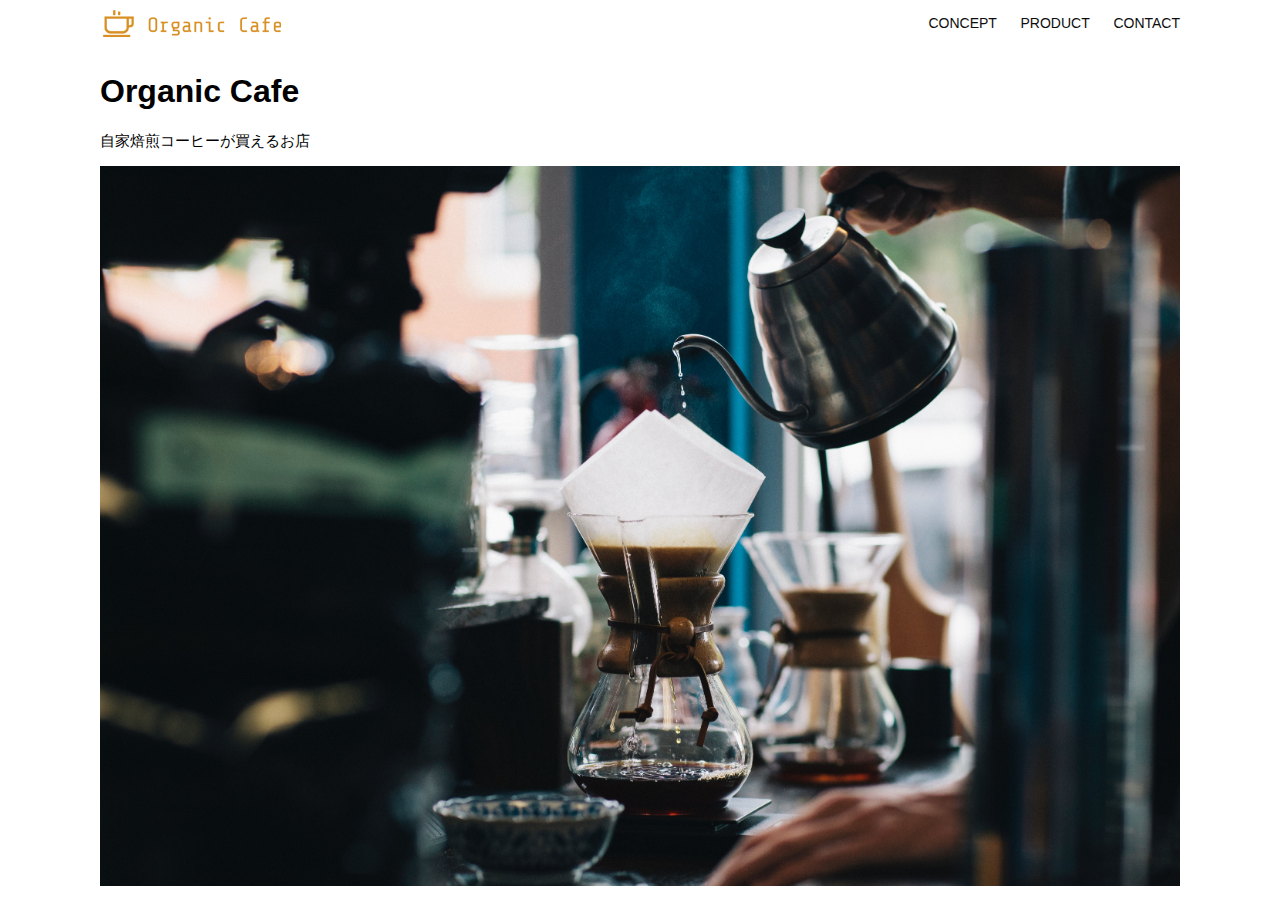
<file: html-css-kadai_013/index.html>
<!DOCTYPE html>
<html>
  <head>
    <title>Organic Cafe</title>
    <meta charset="UTF-8" />
    <meta name="description" content="自家焙煎のコーヒーがお家で楽しめるOrganic Cafe"/>
    <meta name="viewport" content="width=device-width, initial-scale=1.0" />
    <link rel="stylesheet" href="style.css" />
  </head>
  <body>
    <!-- ヘッダー -->
    <header>
      <!-- ロゴ -->
      <a href="index.html" id="logo"><img src="images/logo.png" alt="トップページに戻る"/></a>

      <!-- PC用ナビゲーション -->
      <nav id="nav-pc">
        <a href="index.html#concept">CONCEPT</a>
        <a href="index.html#product">PRODUCT</a>
        <a href="index.html#contact">CONTACT</a>
      </nav>

     <!--スマートフォン向けメニュー-->
     <button id="menu-sp" onclick="document.getElementById('nav-sp').style.display='block'">
      <img src="images/button-menu.png" alt="ナビゲーションを開く">
      </button>
      <!--スマホ用ナビゲーション-->
    <div id="nav-sp">
      <button id="close" onclick="document.getElementById('nav-sp').style.display='none'">
        <img src="images/button-close.png" alt="ナビゲーションを閉じる">
      </button>
      <nav>
        <ul>
          <li>
            <a id="logo-sp" href="index.html" onclick="document.getElementById('nav-sp').style.display='none'">
              <img src="images/logo-sp.png" alt="トップページに戻る"></a>
            </li>
            <li><a class="menu" href="index.html#concept" onclick="document.getElementById('nav-sp').style.display='none'">CONCEPT</a></li>
            <li><a class="menu" href="index.html#product" onclick="document.getElementById('nav-sp').style.display='none'">PRODUCT</a></li>
            <li><a class="menu" href="index.html#contact" onclick="document.getElementById('nav-sp').style.display='none'">CONTACT</a></li>
          </ul>        
      </nav>
    </div>
    </header>

    <main>
      <article>
        <!-- メインビジュアル -->
        <section id="main-visual">
          <div id="main-message">
            <h1>Organic Cafe</h1>
            <p>自家焙煎コーヒーが買えるお店</p>
          </div>
          <img src="images/main-image.jpg" alt="コーヒーをハンドドリップで淹れる画像"/>
        </section>
      </article>
    </main>
  </body>
</html>
</file>
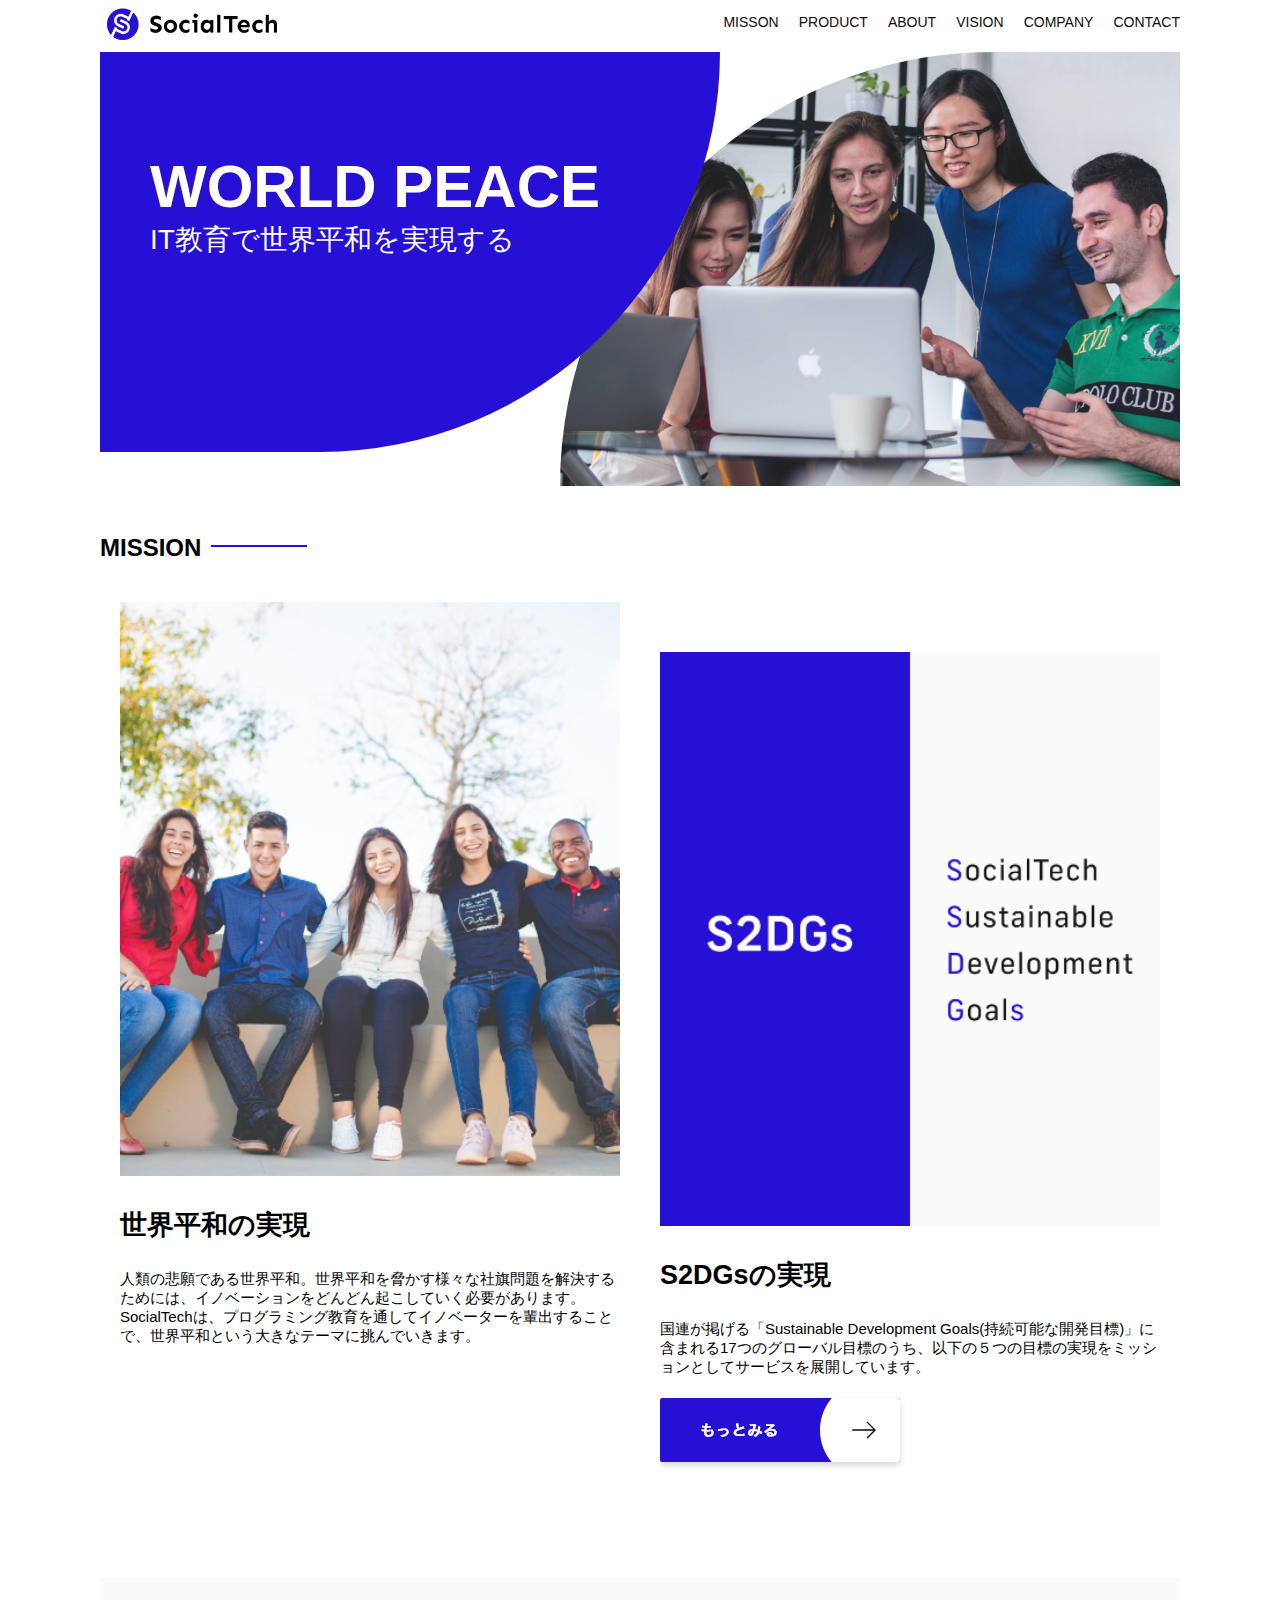
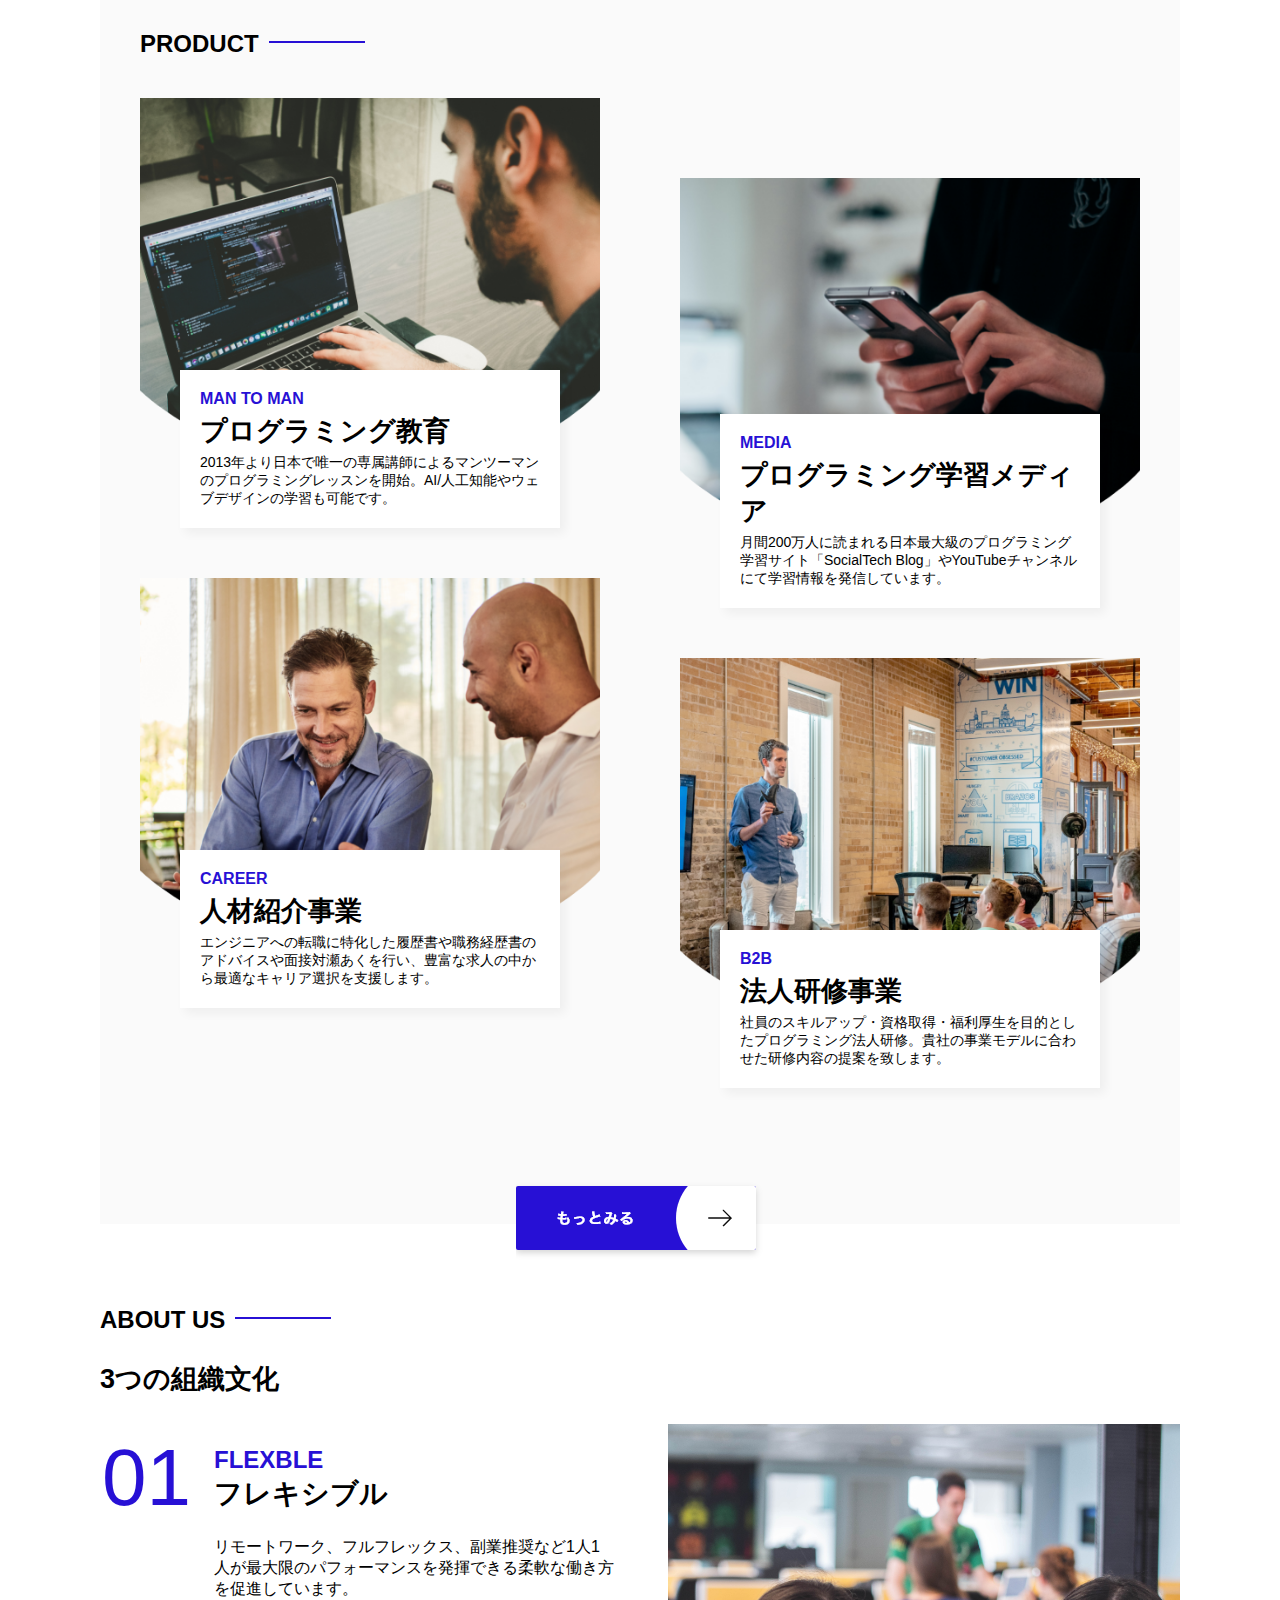
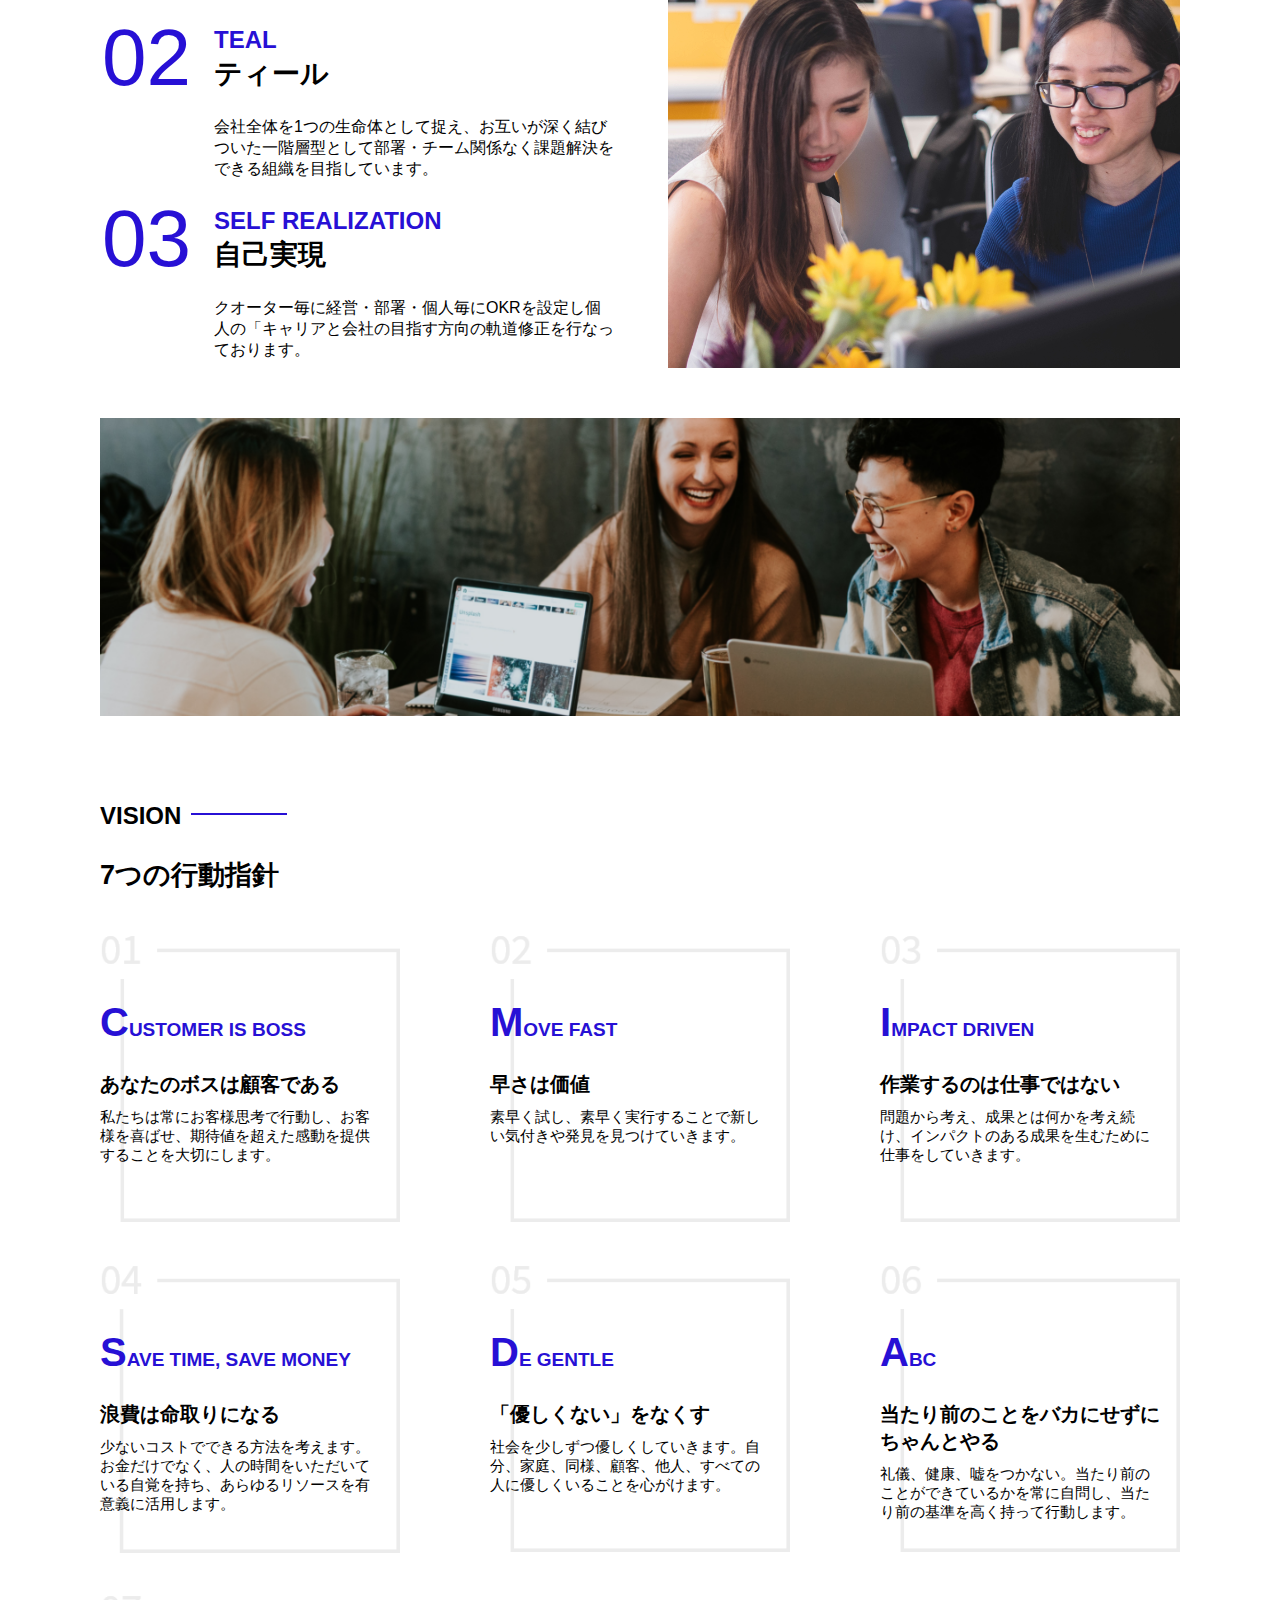
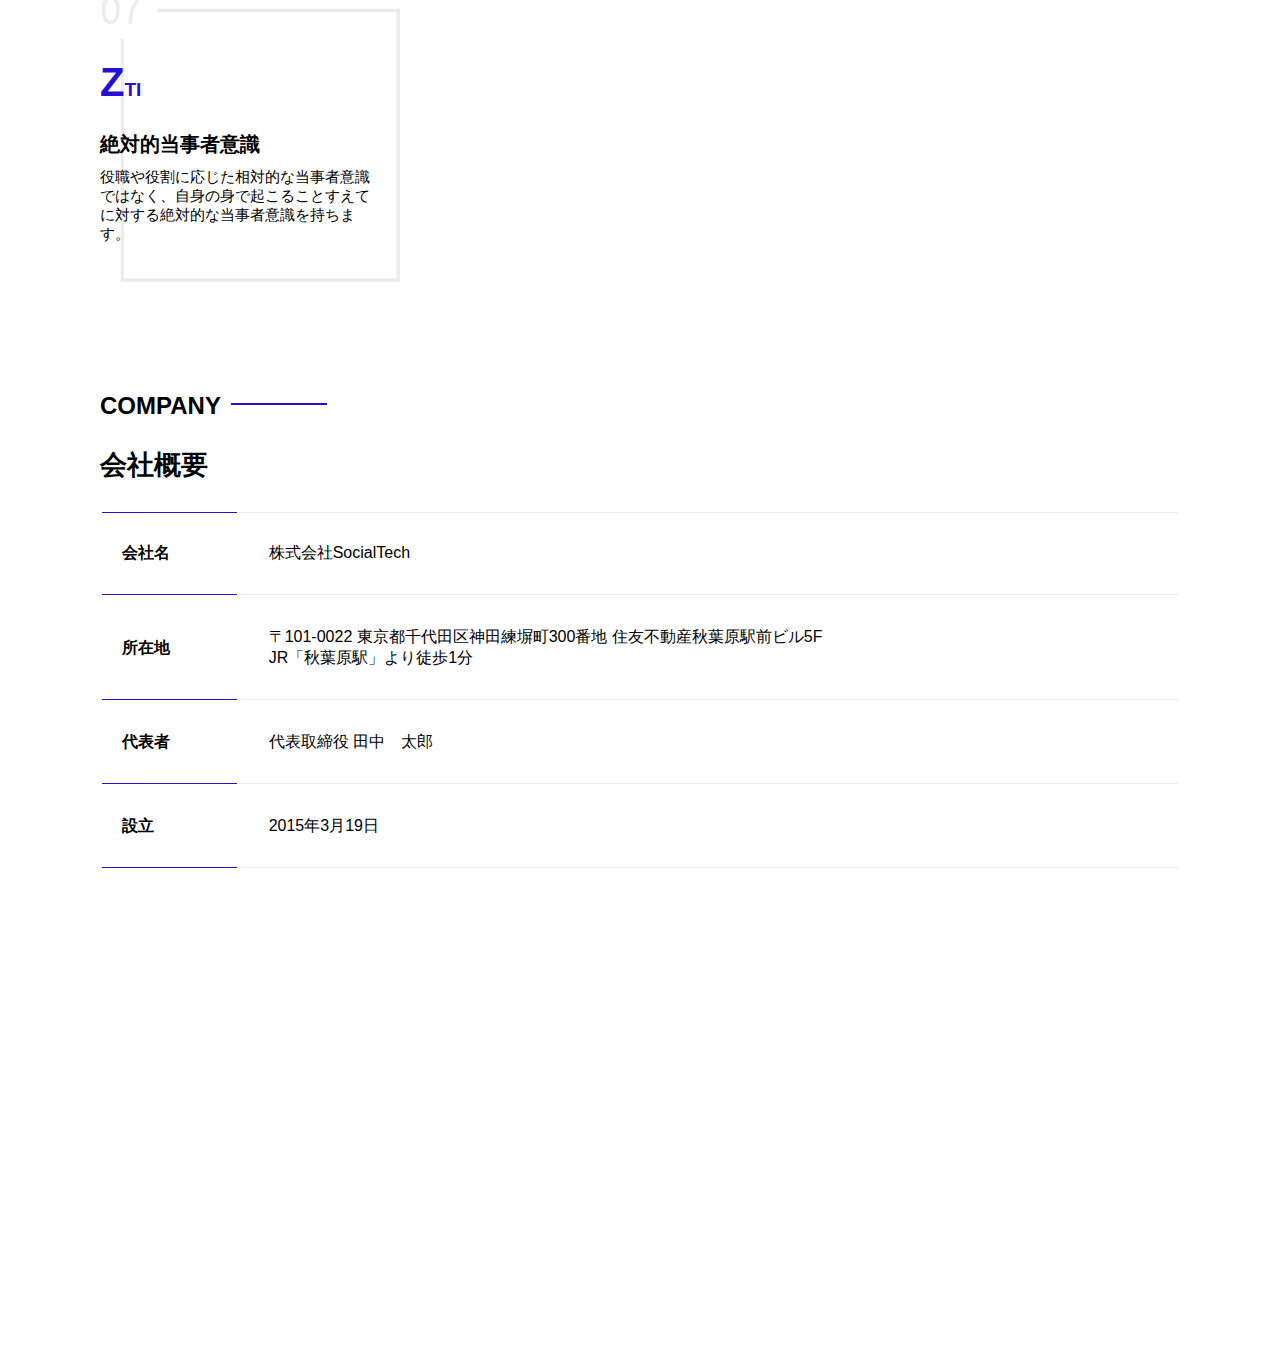
<file: Ssocialtech/index.html>
<!DOCTYPE html>
<html>
  <head>
    <title>SocialTech</title>
    <meta charset="UTF-8">
    <meta name="description" content="SocialTechはEdTech業界のリーディングカンパニーを目指します。">
    <meta name="viewport" content="width=device-width, initial-scale=1.0">
    <link rel="stylesheet" href="style.css">
  </head>
  <body>
    <!--ヘッダー-->
    <header>
      <a href="index.html" id="logo">
        <img src="images/logo.png" alt="トップページに戻る">
      </a>
      <!--PC用ナビゲーション-->
      <nav id="nav-pc">
        <ul>
          <li><a href="misson.html">MISSON</a></li>
          <li><a href="product.html">PRODUCT</a></li>
          <li><a href=index.html#aboutus>ABOUT</a></li>
          <li><a href="index.html#vision">VISION</a></li>
          <li><a href="index.html#company">COMPANY</a></li>
          <li><a href="index.html#contact">CONTACT</a></li>
        </ul>
      </nav>
    </header>
    <main>
      <article>
        <!--メインビジュアル-->
        <section id="main-visual">
          <div id="main-message">
            <h1>WORLD PEACE</h1>
            <P>IT教育で世界平和を実現する</P>
          </div>
          <img src="images/index/index-main.png" alt="PCの周りに集まる多国籍の仲間たち">
        </section>
        <!--ミッション-->
        <section id="mission">
          <h2 class="index-h2">MISSION</h2>
          <div id="mission-flex">
            <div>
              <img id="mission-photo" src="images/index/index-mission.png" alt="野外のベンチで写真を撮影する多国籍の仲間たち">
              <h3>世界平和の実現</h3>
              <p>
                人類の悲願である世界平和。世界平和を脅かす様々な社旗問題を解決するためには、イノベーションをどんどん起こしていく必要があります。SocialTechは、プログラミング教育を通してイノベーターを輩出することで、世界平和という大きなテーマに挑んでいきます。
              </p>
            </div>
            <div>
              <img id="s2dgs" src="images/index/s2dgs.png" alt="S2DGs">
              <h3>S2DGsの実現</h3>
              <p>国連が掲げる「Sustainable Development Goals(持続可能な開発目標)」に含まれる17つのグローバル目標のうち、以下の５つの目標の実現をミッションとしてサービスを展開しています。</p>
              <a href="mission.html">
                <img src="images/button-more.png" alt="もっとみる">
              </a>
            </div>
          </div>
        </section>
        <!--プロダクト-->
        <section id=product>
          <h2 class="index-h2">PRODUCT</h2>
          <div class="product-flex">
            <div id="product-left">
              <div>
                <img class="product-photo" src="images/index/index-mantoman.png" alt="PCでコードを書く男性">
                <div class="product-explain">
                  <span>MAN TO MAN</span>
                  <h3>プログラミング教育</h3>
                  <p>2013年より日本で唯一の専属講師によるマンツーマンのプログラミングレッスンを開始。AI/人工知能やウェブデザインの学習も可能です。</p>
                </div>
              </div>
              <div>
                <img class="product-photo" src="images/index/index-career.png" alt="笑顔で話し合う２人の男性">
                <div class="product-explain">
                  <span>CAREER</span>
                  <h3>人材紹介事業</h3>
                  <p>エンジニアへの転職に特化した履歴書や職務経歴書のアドバイスや面接対瀬あくを行い、豊富な求人の中から最適なキャリア選択を支援します。</p>
                </div>
              </div>
            </div>
            <div id="product-right">
              <div>
                <img class="product-photo" src="images/index/index-media.png" alt="スマートフォンを操作する人">
                <div class="product-explain">
                  <span>MEDIA</span>
                  <h3>プログラミング学習メディア</h3>
                  <p>月間200万人に読まれる日本最大級のプログラミング学習サイト「SocialTech Blog」やYouTubeチャンネルにて学習情報を発信しています。</p>
                </div>
              </div>
              <div>
                <img class="product-photo" src="images/index/index-b2b.png" alt="公演中の男性とそれを聴く人々">
                <div class="product-explain">
                  <span>B2B</span>
                  <h3>法人研修事業</h3>
                  <p>社員のスキルアップ・資格取得・福利厚生を目的としたプログラミング法人研修。貴社の事業モデルに合わせた研修内容の提案を致します。</p>
                </div>
              </div>
            </div>
          </div>
          <div id="product-more">
            <a href="product.html">
              <img src="images/button-more.png" alt="もっとみる">
            </a>
          </div>
        </section>
        <!--ABOUT US-->
        <section id="aboutus">
          <h2 class="index-h2">ABOUT US</h2>
          <h3>3つの組織文化</h3>
          <div>
            <table class="culture-table">
              <tr>
                <td class="culture-num">01</td>
                <th><span class=culture-en>FLEXBLE</span><br>フレキシブル</th>
              </tr>
              <tr>
              <td>
                <!--空白のセル-->
              </td>
              <td class="culture-description">リモートワーク、フルフレックス、副業推奨など1人1人が最大限のパフォーマンスを発揮できる柔軟な働き方を促進しています。</td>
              </tr>
              <tr>
                <td class="culture-num">02</td>
                <th><span class="culture-en">TEAL</span><br>ティール</th>
              </tr>
              <tr>
              <td>
                <!--空白のセル-->
              </td>
              <td class="culture-description">会社全体を1つの生命体として捉え、お互いが深く結びついた一階層型として部署・チーム関係なく課題解決をできる組織を目指しています。</td>
              </tr>
              <tr>
                <td class="culture-num">03</td>
                <th><span class="culture-en">SELF REALIZATION</span><br>自己実現</th>
              </tr>
              <tr>
                <td>
                  <!--空白のセル-->
                </td>
                <td class="culture-description">クオーター毎に経営・部署・個人毎にOKRを設定し個人の「キャリアと会社の目指す方向の軌道修正を行なっております。</td>
              </tr>
            </table>
              <img class="culture-img" src="images/index/index-aboutus1.png" alt="英語で話し合う2人の女性">
          </div>
            <img class="culture-img2" src="images/index/index-aboutus2.png" alt="笑顔で話し合う3人の男女">
        </section>
        <!--VISION-->
        <section id="vision">
          <h2 class="index-h2">VISION</h2>
          <h3>7つの行動指針</h3>
          <div>
            <div class="vision-box">
              <img src="images/index/vision-01.png" alt="01">
              <div>
                <h4>CUSTOMER IS BOSS</h4>
                <h5>あなたのボスは顧客である</h5>
                <p>私たちは常にお客様思考で行動し、お客様を喜ばせ、期待値を超えた感動を提供することを大切にします。</p>
              </div>
            </div>
            <div class="vision-box">
              <img src="images/index/vision-02.png" alt="02">
              <div>
                <h4>MOVE FAST</h4>
                <h5>早さは価値</h5>
                <p>素早く試し、素早く実行することで新しい気付きや発見を見つけていきます。</p>
              </div>
            </div>
            <div class="vision-box">
              <img src="images/index/vision-03.png" alt="03">
              <div>
                <h4>IMPACT DRIVEN</h4>
                <h5>作業するのは仕事ではない</h5>
                <p>問題から考え、成果とは何かを考え続け、インパクトのある成果を生むために仕事をしていきます。</p>
              </div>
            </div>
            <div class="vision-box">
              <img src="images/index/vision-04.png" alt="04">
              <div>
                <h4>SAVE TIME, SAVE MONEY</h4>
                <h5>浪費は命取りになる</h5>
                <p>少ないコストでできる方法を考えます。お金だけでなく、人の時間をいただいている自覚を持ち、あらゆるリソースを有意義に活用します。</p>
              </div>
            </div>
            <div class="vision-box">
              <img src="images/index/vision-05.png" alt="05">
              <div>
                <h4>DE GENTLE</h4>
                <h5>「優しくない」をなくす</h5>
                <p>社会を少しずつ優しくしていきます。自分、家庭、同様、顧客、他人、すべての人に優しくいることを心がけます。</p>
              </div>
            </div>
            <div class="vision-box">
              <img src="images/index/vision-06.png" alt="06">
              <div>
                <h4>ABC</h4>
                <h5>当たり前のことをバカにせずにちゃんとやる</h5>
                <p>礼儀、健康、嘘をつかない。当たり前のことができているかを常に自問し、当たり前の基準を高く持って行動します。</p>
              </div>
            </div>
            <div class="vision-box">
              <img src="images/index/vision-07.png" alt="07">
              <div>
                <h4>ZTI</h4>
                <h5>絶対的当事者意識</h5>
                <p>役職や役割に応じた相対的な当事者意識ではなく、自身の身で起こることすえてに対する絶対的な当事者意識を持ちます。</p>
              </div>
            </div>
          </div>
        </section>
        
        <!--company-->
        <section id="company">
          <h2 class="index-h2">COMPANY</h2>
          <h3>会社概要</h3>
            <table id="company-table">
              <tr>
                <th class="tableheader tableheader-first">会社名</th>
                <td class="cell cell-first">株式会社SocialTech</td>
              </tr>
              <tr>
                <th class="tableheader">所在地</th>
                <td class="cell">〒101-0022 東京都千代田区神田練塀町300番地 住友不動産秋葉原駅前ビル5F<br>JR「秋葉原駅」より徒歩1分</td>
              </tr>
              <tr>
                <th class="tableheader">代表者</th>
                <td class="cell">代表取締役 田中　太郎</td>
              </tr>
              <tr>
                <th class="tableheader">設立</th>
                <td class="cell">2015年3月19日</td>
              </tr>
            </table>
    <iframe src=https://www.google.com/maps/embed?pb=!1m18!1m12!1m3!1d3240.068855133683!2d139.77207767619535!3d35.699923172581165!2m3!1f0!2f0!3f0!3m2!1i1024!2i768!4f13.1!3m3!1m2!1s0x60188fee13660e23%3A0x77137876edf742ac!2z5L2P5Y-L5LiN5YuV55Sj56eL6JGJ5Y6f6aeF5YmN44OT44Or!5e0!3m2!1sja!2sjp!4v1730613237494!5m2!1sja!2sjp" 
    style="border: 0;" allowfullscreen="" loading="lazy"></iframe>
        </section>
      </article>
    </main>
  </body>
</html>
</file>
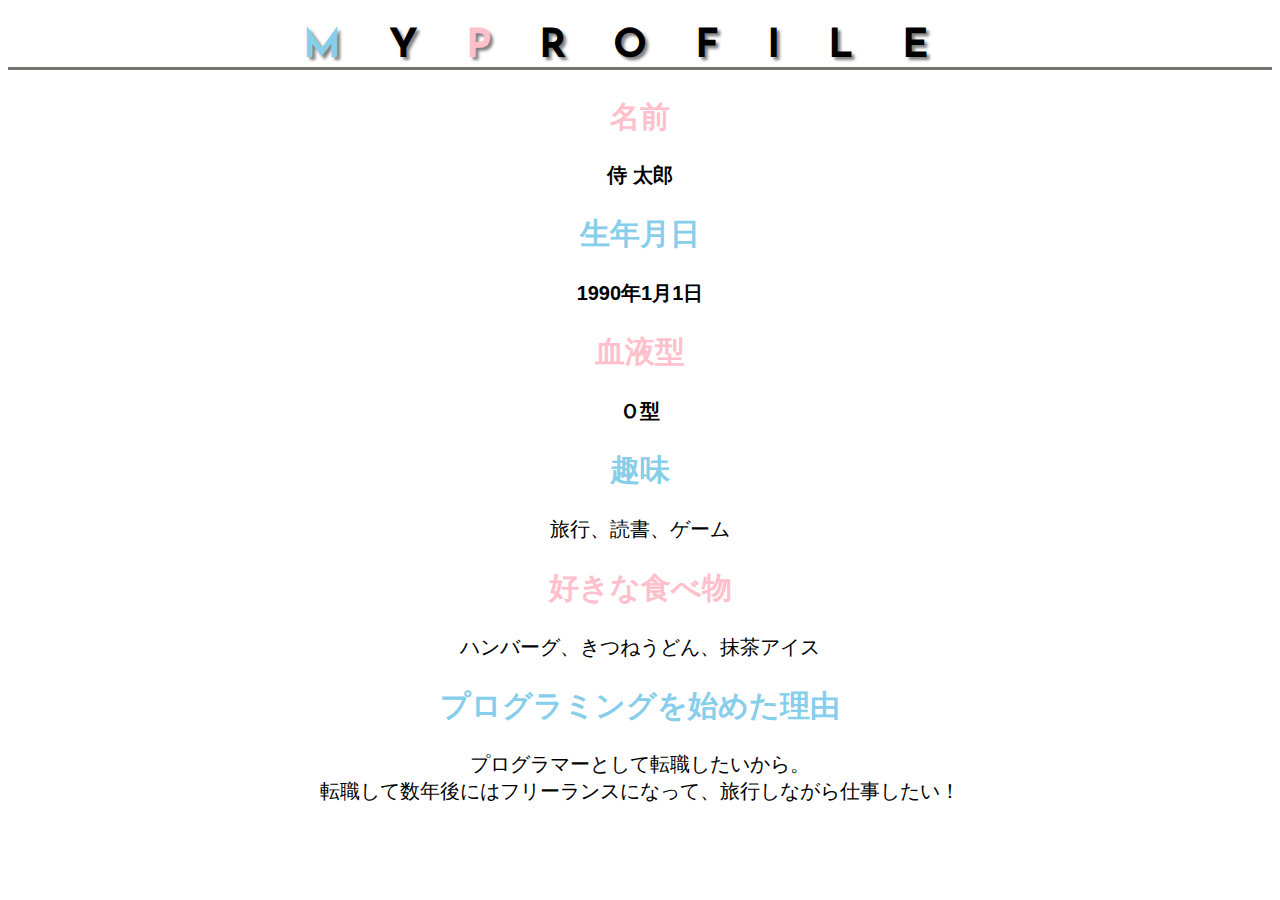
<file: kadai_014/kadai_014.html>
<!DOCTYPE html>
<html>
  <head>
    <title>14章課題</title>
    <meta name="desdription" content="このページは14章の課題です。">
    <meta charset="utf-8">
    <link rel="stylesheet" href="style.css">
    <link rel="preconnect" href="https://fonts.googleapis.com">
    <link rel="preconnect" href="https://fonts.gstatic.com" crossorigin>
    <link href="https://fonts.googleapis.com/css2?family=Dela+Gothic+One&family=Josefin+Sans:wght@100;400&family=Noto+Sans+JP:wght@100;200;400&family=Noto+Serif+JP:wght@200&family=Train+One&family=Zen+Kaku+Gothic+Antique:wght@500&display=swap" rel="stylesheet">
  </head>
  <body>
    <h1><span class="sky">M</span>Y<span class="pink">P</span>ROFILE</h1>
    <h2 class="pink">名前</h2>
    <div id="basic">
        <p>侍 太郎</p>
        <h2 class="sky">生年月日</h2>
        <p>1990年1月1日</p>
        <h2 class="pink">血液型</h2>
        <p>Ｏ型</p>
      </div>
    </div>
      <h2 class="sky">趣味</h2>
      <p>旅行、読書、ゲーム</p>
      <h2 class="pink">好きな食べ物</h2>
      <p>ハンバーグ、きつねうどん、抹茶アイス</p>
      <h2 class="sky">プログラミングを始めた理由</h2>
      <p>プログラマーとして転職したいから。<br>転職して数年後にはフリーランスになって、旅行しながら仕事したい！</p>
  </body>
</html>
</file>
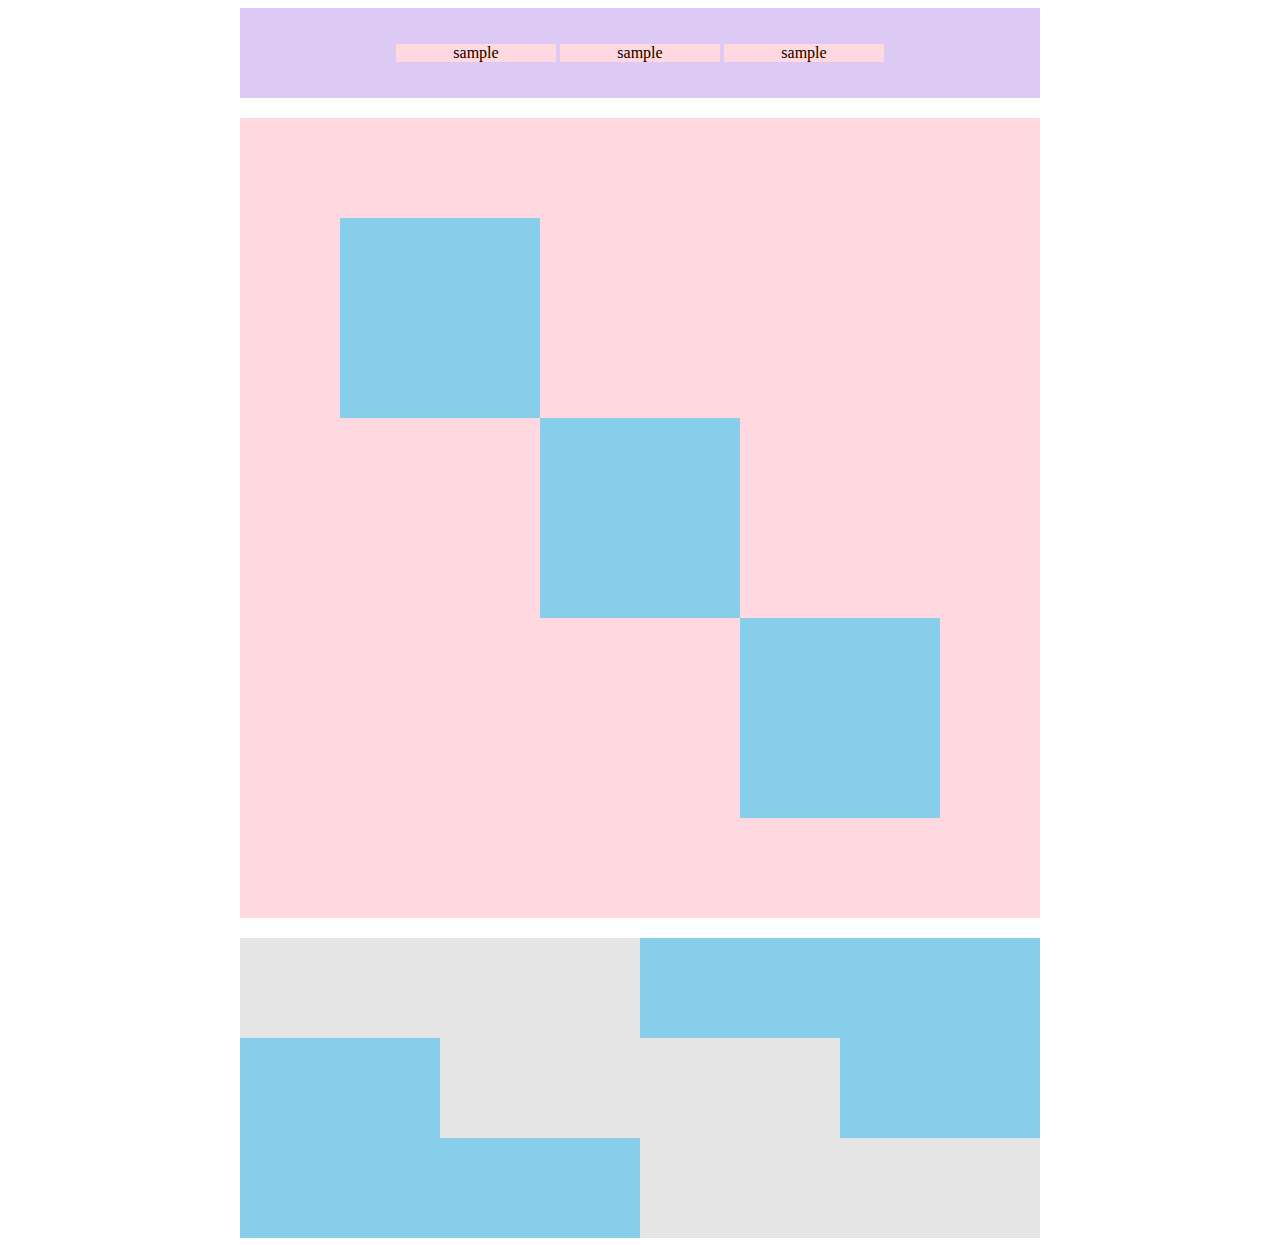
<file: kadai_018/kadai_018.html>
<!DOCTYPE html>
<html>
  <head>
    <title>18章課題</title>
    <meta name="description" content="このページは18章の課題です。">
    <meta charset="utf-8">
    <link rel="stylesheet" href="style.css">
  </head>
  <body>
    <div id="top">
      <p class="top-child">sample</p>
      <p class="top-child">sample</p>
      <p class="top-child">sample</p>
    </div>
      <div id="middle">
        <div id="middle-child01"></div>
        <div id="middle-child02"></div>
        <div id="middle-child03"></div>
      </div>
        <div id="bottom">
          <div id="bottom-child01"></div>
          <div id="bottom-child02"></div>
          <div id="bottom-child03"></div>
        </div>
  </body>
</html>
</file>
<file: html-css-kadai_013/style.css>
/* PC、スマホ共通スタイル */
body {
  font-family: "Source Sans Pro", "Hiragino Kaku Gothic ProN", Meiryo, Arial,
    sans-serif;
}

p {
  font-size: 15px;
}

#main-visual>img {
  width: 100%;
}

/*================
PC用のスタイル 
=================*/
@media screen and (min-width: 768px) {
  /* 横幅設定 */
  body {
    max-width: 1080px;
    min-width: 770px;
    margin: 0 auto 0 auto;
  }

  /* ヘッダー */
  header {
    display: flex;
    justify-content: space-between;
  }

  /* ナビゲーションのレイアウト */
  #nav-pc {
    text-align: right;
    font-size: 14px;
    padding-top: 15px;
  }

  /* ナビゲーションのリンクの装飾設定 */
  #nav-pc>a {
    text-decoration: none;
    margin-left: 20px;
  }

  #nav-pc>a:link {
    color: #0d0d0d;
  }

  #nav-pc>a:visited {
    color: #0d0d0d;
  }

  #nav-pc>a:hover {
    color: #0d0d0d;
    text-decoration: underline;
  }

  #nav-pc>a:active {
    color: #0d0d0d;
  }
  #menu-sp,
  #nav-sp{
    display: none;
  }
}
/* ======================
スマートフォン用向けスタイル
======================*/
@media screen and (max-width: 767px) {
  body{
    min-width: 375px;
    margin: 0;
  }
  #nav-pc{
    display: none;
  }

  #menu-sp{
    float:right;
    padding: 0;
    background-color: transparent;
    border: none;
  }
  #nav-sp{
    background-color: #ce933e;
    position: absolute;
    left: 0;
    top: 0;
    height: 100%;
    width: 100%;
    display: none;
    z-index:100
  }
  #nav-sp ul{
    padding-left:none;
  }
  #nav-sp li{
    list-style:none;
  }
  #close{
    position: absolute;
    top:20px;
    right: 20px;
    background-color: transparent;
    border: none;
  }
  #logo-sp{
    margin:80px 0 30px 20px
  }
  #nav-sp a {
    display: block;
  }
  #nav-sp a:link{
    color: #ffffff;
  }
  #nav-sp a:visited{
    color: #ffffff;
  }
  #nav-sp a:hover{
    color: #ffffff;
    text-decoration: underline;
  }
  #nav-sp a:active{
    color: #ffffff;
  }
  #nav-sp .menu{
    text-decoration: none;
    display: block;
    margin-left: 20px;
    margin-right: 20px;
    height: 44px;
    font-size: 16px;
    background-image: url("images/arrow.png");
    background-repeat: no-repeat;
    background-position: right-top;
  }
}
</file>
<file: Ssocialtech/style.css>
*{
  box-sizing: border-box;
}
p{
  font-size: 15px;
}

/* PC、スマホ共通スタイル */
body{
  max-width: 1080px;
  margin: 0 auto 0 auto;
  font-family: "source sans pro", "Hiragino Kaku Gothic ProN", Meiryo, Arial, sans-serif;
}

/* ヘッダー */
header{
  display: flex;
  justify-content: space-between;
}

/* ナビゲーションのレイアウト */
#nav-pc{
  font-size: 14px;
}

#nav-pc ul{
  display: flex;
  padding-left: 0;
}

#nav-pc li{
  list-style: none;
}

/* ナビゲーションのリンクの装飾設定 */
#nav-pc a{
  text-decoration: none;
  margin-left: 20px;
  color: #0d0d0d;
}

#nav-pc a:hover{
  text-decoration: underline;
}

/* メインビジュアル */
#main-visual{
  position: relative;
  height: 400px;
}
#main-message{
  position: absolute;
  top: 0;
  left: 0;
  background-color: #2710d5;
  color: #ffffff;
  border-radius: 0 0 476px 0;
  max-width: 620px;
  height: 100%;
  width: 100%;
  z-index: 11;
}

#main-message > h1{
  font-size: 60px;
  margin: 100px 0 0 50px;
}

#main-message > p{
  font-size: 28px;
  margin: 0 0 0 50px;
}

#main-visual > img{
  max-width: 620px;
  border-radius: 476px 0 0 0;
  position: absolute;
  top: 0;
  right: 0;
  z-index: 10;
}

/* 見出し */
h2{
  margin-top: 40px;
}

h2::after{
  content: url(images/line.png);
  margin-left: 10px;
}

h3{
  font-size: 27px;
}

/* ミッション */
#mission{
  margin: 80px auto;
}

#mission-flex{
  display: flex;
}

#mission-flex > div{
  width: 50%;
  margin: 20px;
}

#mission-photo{
  width: 100%;
}

#s2dgs{
  margin-top: 50px;
  width: 100%;
}

/* プロダクト */
#product{
  background-color: #fafafa;
  margin: 80px 0;
  padding: 10px 40px 0px 40px;
}

/* 外枠 */
#product .product-flex{
  margin-top: 40px;
  display: flex;
}

/* 左のカラム */
#product-left{
  width: 50%;
  margin-right: 20px;
}

/* 右のカラム */
#product-right{
  width: 50%;
  margin-left: 20px;
  margin-top: 80px;
}

/* 画像＋説明の枠 */
#product-left > div{
  position: relative;
  height: 480px;
  margin-right: 20px;
}
#product-right > div{
  position: relative;
  height: 480px;
  margin-left: 20px;
}

/* 画像 */
.product-photo{
  width: 100%;
}

/* 説明文の枠 */
.product-explain{
  background-color: #ffffff;
  position: absolute;
  left: 0;
  bottom: 50px;
  margin: 0 40px;
  padding: 20px;
  box-shadow: 5px 5px 10px rgba(0, 0, 0, 0.05);
}

/* 説明文の英語 */
.product-explain > span{
  color: #2710d5;
  font-weight: bold;
  font-size: 16px;
  margin: 0;
}

/* 説明文の見出し */
.product-explain > h3{
  margin: 5px 0;
}

/* 説明文 */
.product-explain > p{
  font-size: 14px;
  margin: 0;
}

/* もっとみるボタン */
#product-more{
  text-align: center;
}

#product-more a{
  position: relative;
  bottom: -42px;
}

/* ABOUT US */
#aboutus{
  margin: 80px auto;
}

/* 3つの組織文化と画像を入れる枠 */
#aboutus > div{
  display: flex;
}

/* 画像 */
.culture-img{
  width: 50%;
  align-self: flex-start;
}

.culture-img2{
  margin-top: 50px;
  width: 100%;
}

/* 表 */
.culture-table{
  margin-right: 50px;
}

/* 番号 */
.culture-num{
  font-size: 80px;
  color: #2710d5;
  padding: 0 20px 0 0;
}

/* 見出し */
.culture-table th{
  text-align: left;
  font-size: 28px;
  font-weight: bold;
}

/* 組織文化英語 */
.culture-en{
  color: #2710d5;
  font-size: 24px;
}

/* 説明文 */
.culture-description{
  margin: 0;
}

/* vision */
#vision{
  margin: 80px auto;
}

#vision > div{
  display: flex;
  justify-content: space-between;
  flex-wrap: wrap;
}

.vision-box{
  width: 300px;
  height: 300px;
  margin-bottom: 30px;
  position: relative;
}

.vision-box > img{
  width: 100%;
  position: relative;
  z-index: 30;
}

.vision-box > div{
  position: absolute;
  top: 0;
  left: 0;
  z-index: 31;
  margin-right: 20px;
}

.vision-box > div > h4{
  color: #2710d5;
  font-size: 19px;
  margin-top: 80px;
}

.vision-box > div > h4::first-letter{
  font-size: 40px;
}

.vision-box > div > h5{
  font-size: 20px;
  margin: 0 0 0 0;
}

.vision-box > div > p{
  margin: 10px 0 0 0;
}

/* 会社概要 */
#company{
  margin: 80px auto;
}

/* 表 */
#company-table{
  width: 100%;
}.tableheader{
  text-align: left;
  padding: 20px;
  border-bottom-color: #2710d5;
  border-bottom-width: 1px;
  border-bottom-style: solid;
}
.tableheader-first{
  border-top-color: #2710d5;
  border-top-width: 1px;
  border-top-style: solid;
}
.cell{
  padding: 30px;
  border-bottom-color: #ececec;
  border-bottom-width: 1px;
  border-bottom-style: solid;
}
.cell-first{
  border-top-color: #ececec;
  border-top-width: 1px;
  border-top-style: solid;
}

/* 地図 */
#company > iframe{
  width: 100%;
  height: 368px;
  margin-top: 40px;
}
</file>
<file: kadai_014/style.css>
body{
  font-family: "Arial","meiryo",sans-serif;
}
html{
  font-size: 20px;
  text-align: center;
}
h1{
  font-family:  "Josefin Sans",sans-serif;
  font-size: 2rem;
  letter-spacing: 1.2em;
  text-shadow: 3px 3px 3px gray;
  border-bottom: solid 3px rgb(115,115,114);
}
.pink{
  color: rgb(255,192,203);
}
.sky{
  color: skyblue;
}
#basic P {
  font-weight: bold;
}
</file>
<file: kadai_018/style.css>
#top{
  width: 800px;
  background-color: #dcc9f4;
  padding-top: 20px;
  padding-bottom: 20px;
  margin-left: auto;
  margin-right: auto;
  text-align: center;
}
.top-child{
  width: 20%;
  background-color: #ffd9df;
  display: inline-block;
}
#middle{
  width: 800px;
  height: 800px;
  margin-top: 20px;
  margin-bottom: 20px;
  position: relative;
  background-color: #ffd9df ;
  margin-left: auto;
  margin-right: auto;
}
#middle-child01{
  width: 200px;
  height: 200px;
  position: absolute;
  top: 100px;
  left: 100px;
  background-color: #87ceeb;
}
#middle-child02{
  width: 200px;
  height: 200px;
  position: absolute;
  top: 300px;
  left: 300px;
  background-color: #87ceeb;
}
#middle-child03{
  width: 200px;
  height: 200px;
  position: absolute;
  top: 500px;
  left: 500px;
  background-color: #87ceeb;
}
#bottom{
  width: 800px;
  height: 300px;
  margin-left: auto;
  margin-right: auto;
  background-color: #87ceeb;
}
#bottom-child01{
  width: 400px;
  height: 100px;
  background-color: #e5e5e5;
}
#bottom-child02{
  width: 400px;
  height: 100px;
  position: relative;
  left : 200px;
  background-color: #e5e5e5;

}
#bottom-child03{
  width: 400px;
  height: 100px;
  position: relative ;
  left: 400px;
  background-color: #e5e5e5;
}
</file>
